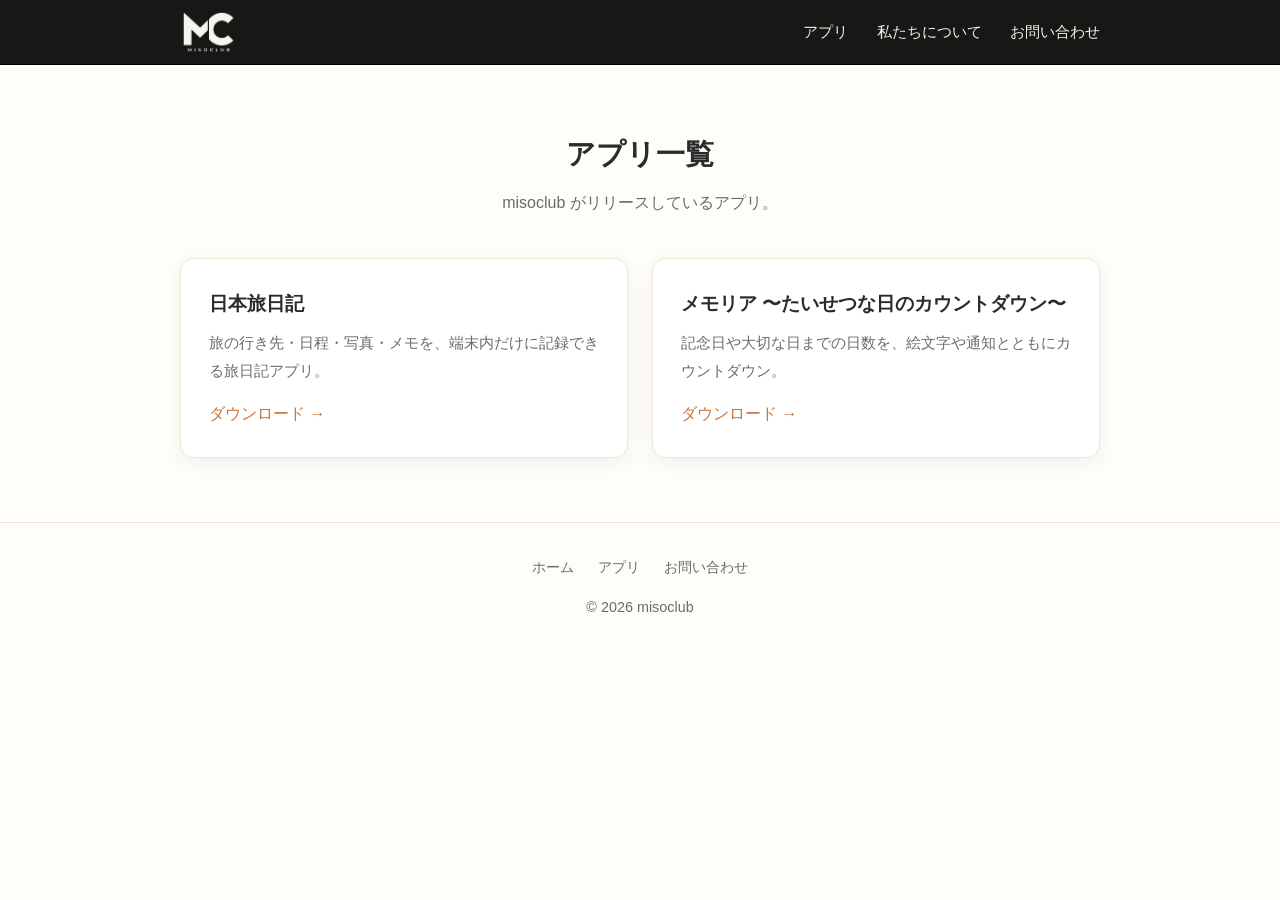
<file: apps.html>
<!DOCTYPE html>
<html lang="ja">
  <head>
    <meta charset="UTF-8" />
    <meta name="viewport" content="width=device-width, initial-scale=1.0, viewport-fit=cover" />
    <!-- favicon / アイコン -->
    <link rel="icon" href="./assets/favicon.ico" sizes="any" />
    <link rel="icon" type="image/png" href="./assets/favicon-32.png" sizes="32x32" />
    <link rel="apple-touch-icon" href="./assets/apple-touch-icon.png" />
    <link rel="manifest" href="./site.webmanifest" />
    <meta name="theme-color" content="#171716" />
    <!-- OGP -->
    <meta property="og:type" content="website" />
    <meta property="og:site_name" content="misoclub" />
    <meta property="og:image" content="./assets/og-image.png" />
    <meta name="twitter:card" content="summary_large_image" />
    <title>アプリ一覧 | misoclub</title>
    <meta name="description" content="misoclub がリリースしているアプリの一覧です。" />
    <link rel="stylesheet" href="./css/style.css" />
  </head>
  <body>
    <!-- ヘッダー -->
    <header class="site-header">
      <div class="container">
        <a href="./index.html" class="brand"
          ><img src="./assets/logo.png" alt="misoclub" class="brand-logo"
        /></a>
        <nav class="nav">
          <a href="./apps.html">アプリ</a>
          <a href="./index.html#about">私たちについて</a>
          <a href="./contact.html">お問い合わせ</a>
        </nav>
      </div>
    </header>

    <section>
      <div class="container">
        <h1 class="section-title">アプリ一覧</h1>
        <p class="section-lead">misoclub がリリースしているアプリ。</p>

        <div class="app-grid">
          <!-- アプリを増やすときはこのカードを複製してください -->
          <div class="app-card">
            <h3>日本旅日記</h3>
            <p>旅の行き先・日程・写真・メモを、端末内だけに記録できる旅日記アプリ。</p>
            <a href="./dl/nihon-tabinikki.html">ダウンロード →</a>
          </div>

          <div class="app-card">
            <h3>メモリア 〜たいせつな日のカウントダウン〜</h3>
            <p>記念日や大切な日までの日数を、絵文字や通知とともにカウントダウン。</p>
            <a href="./dl/memoria.html">ダウンロード →</a>
          </div>
        </div>
      </div>
    </section>

    <!-- フッター -->
    <footer class="site-footer">
      <div class="container">
        <nav>
          <a href="./index.html">ホーム</a>
          <a href="./apps.html">アプリ</a>
          <a href="./contact.html">お問い合わせ</a>
        </nav>
        <p>&copy; <span id="year"></span> misoclub</p>
      </div>
    </footer>

    <script>
      document.getElementById("year").textContent = new Date().getFullYear();
    </script>
  </body>
</html>
</file>
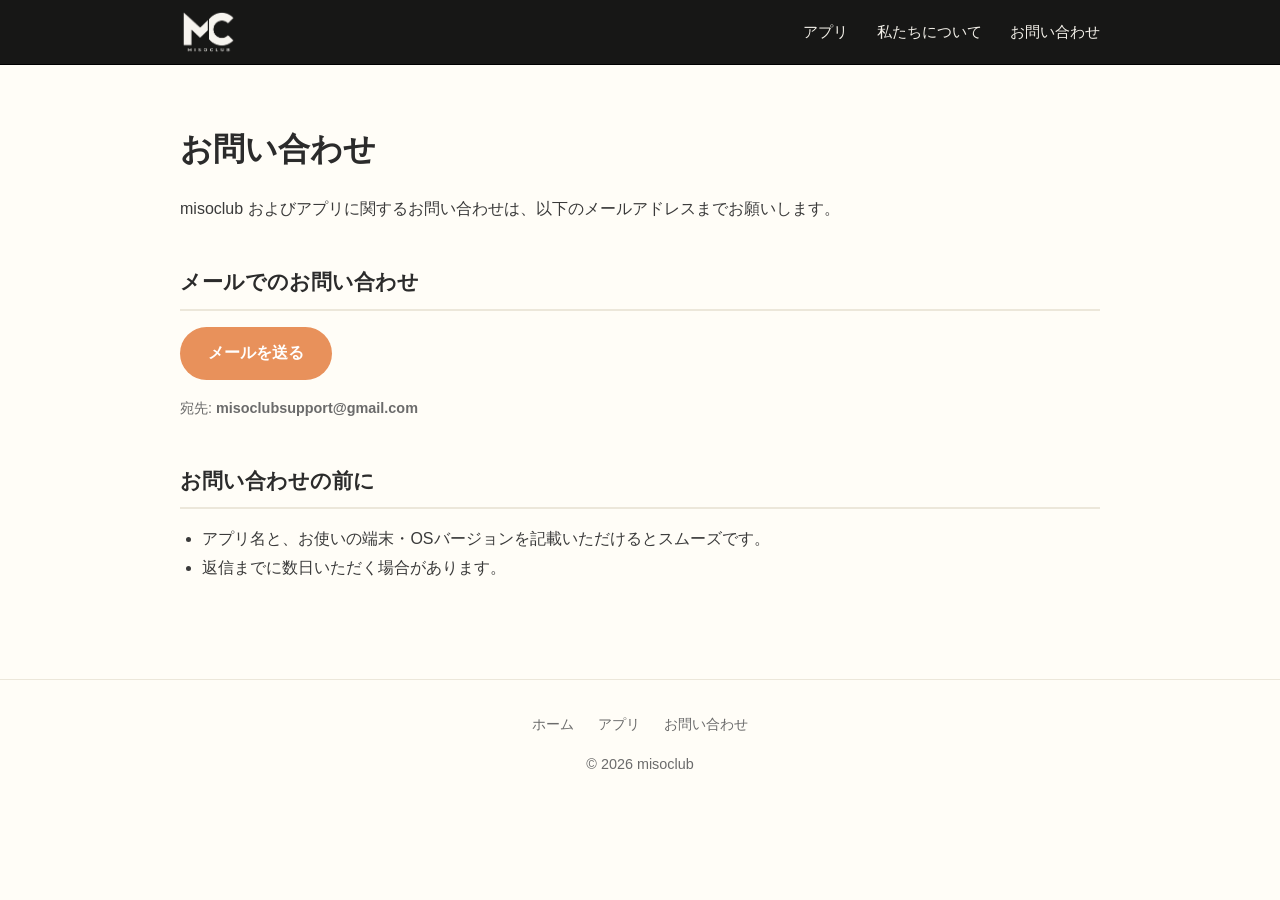
<file: contact.html>
<!DOCTYPE html>
<html lang="ja">
  <head>
    <meta charset="UTF-8" />
    <meta name="viewport" content="width=device-width, initial-scale=1.0, viewport-fit=cover" />
    <!-- favicon / アイコン -->
    <link rel="icon" href="./assets/favicon.ico" sizes="any" />
    <link rel="icon" type="image/png" href="./assets/favicon-32.png" sizes="32x32" />
    <link rel="apple-touch-icon" href="./assets/apple-touch-icon.png" />
    <link rel="manifest" href="./site.webmanifest" />
    <meta name="theme-color" content="#171716" />
    <!-- OGP -->
    <meta property="og:type" content="website" />
    <meta property="og:site_name" content="misoclub" />
    <meta property="og:image" content="./assets/og-image.png" />
    <meta name="twitter:card" content="summary_large_image" />
    <title>お問い合わせ | misoclub</title>
    <meta name="description" content="misoclub へのお問い合わせ窓口です。" />
    <link rel="stylesheet" href="./css/style.css" />
  </head>
  <body>
    <!-- ヘッダー -->
    <header class="site-header">
      <div class="container">
        <a href="./index.html" class="brand"
          ><img src="./assets/logo.png" alt="misoclub" class="brand-logo"
        /></a>
        <nav class="nav">
          <a href="./apps.html">アプリ</a>
          <a href="./index.html#about">私たちについて</a>
          <a href="./contact.html">お問い合わせ</a>
        </nav>
      </div>
    </header>

    <main class="page">
      <h1>お問い合わせ</h1>
      <p>
        misoclub およびアプリに関するお問い合わせは、以下のメールアドレスまでお願いします。
      </p>

      <h2>メールでのお問い合わせ</h2>
      <p>
        <a
          href="mailto:misoclubsupport@gmail.com?subject=%5Bmisoclub%5D%20%E3%81%8A%E5%95%8F%E3%81%84%E5%90%88%E3%82%8F%E3%81%9B"
          class="btn"
          >メールを送る</a
        >
      </p>
      <p class="updated">宛先: <strong>misoclubsupport@gmail.com</strong></p>

      <h2>お問い合わせの前に</h2>
      <ul>
        <li>アプリ名と、お使いの端末・OSバージョンを記載いただけるとスムーズです。</li>
        <li>返信までに数日いただく場合があります。</li>
      </ul>

      <!--
        将来フォームを設置する場合のメモ:
        - Google フォーム / Formspree などに <iframe> または <form action> を差し込めば
          GitHub Pages（静的）のままでも実送信が可能です。
      -->
    </main>

    <!-- フッター -->
    <footer class="site-footer">
      <div class="container">
        <nav>
          <a href="./index.html">ホーム</a>
          <a href="./apps.html">アプリ</a>
          <a href="./contact.html">お問い合わせ</a>
        </nav>
        <p>&copy; <span id="year"></span> misoclub</p>
      </div>
    </footer>

    <script>
      document.getElementById("year").textContent = new Date().getFullYear();
    </script>
  </body>
</html>
</file>
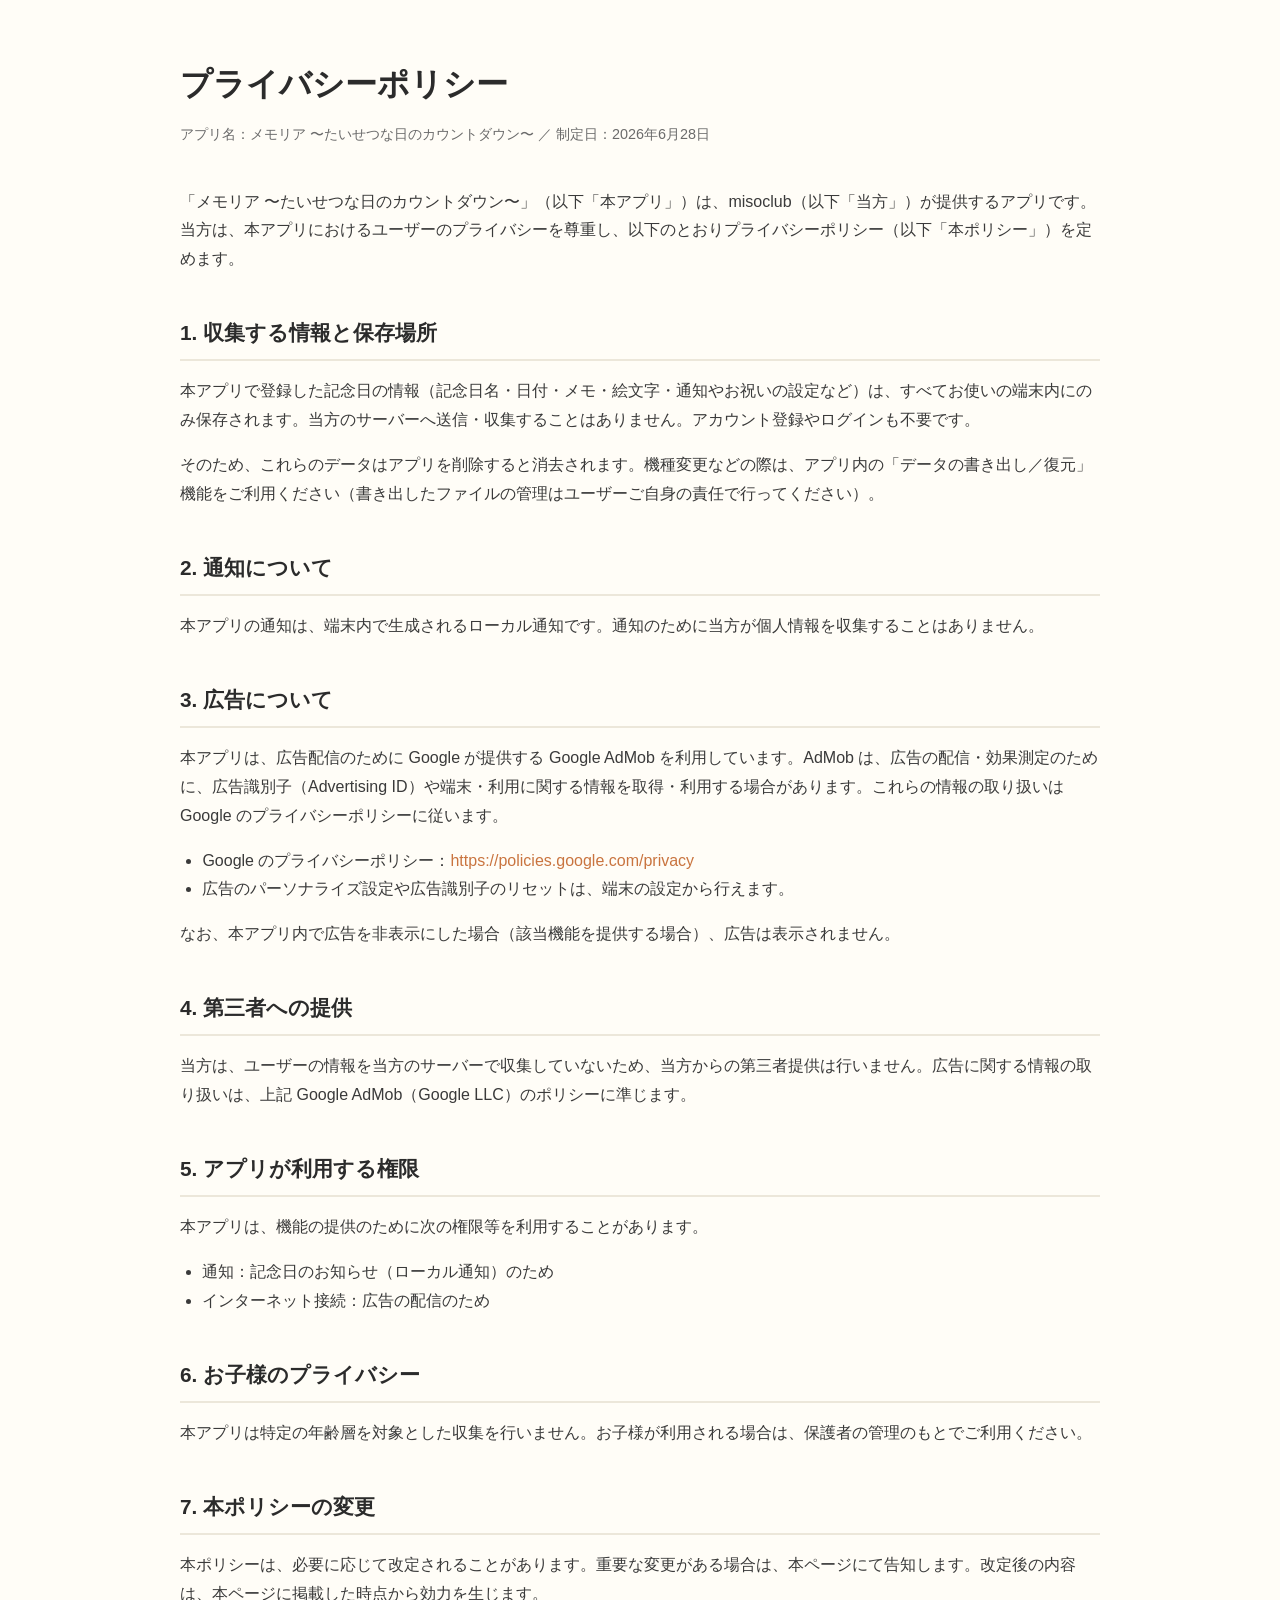
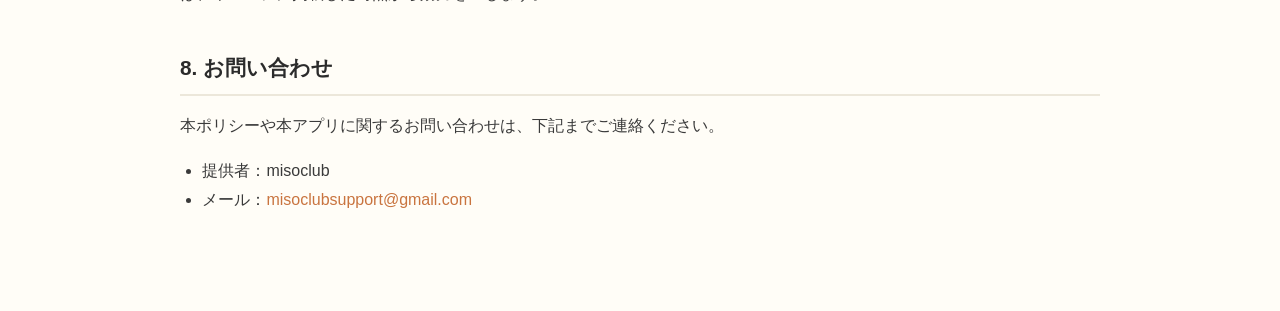
<file: privacy/memoria.html>
<!DOCTYPE html>
<html lang="ja">
  <head>
    <meta charset="UTF-8" />
    <meta name="viewport" content="width=device-width, initial-scale=1.0, viewport-fit=cover" />
    <!-- favicon / アイコン -->
    <link rel="icon" href="../assets/favicon.ico" sizes="any" />
    <link rel="icon" type="image/png" href="../assets/favicon-32.png" sizes="32x32" />
    <link rel="apple-touch-icon" href="../assets/apple-touch-icon.png" />
    <link rel="manifest" href="../site.webmanifest" />
    <meta name="theme-color" content="#171716" />
    <!-- OGP -->
    <meta property="og:type" content="website" />
    <meta property="og:site_name" content="misoclub" />
    <meta property="og:image" content="../assets/og-image.png" />
    <meta name="twitter:card" content="summary_large_image" />
    <title>プライバシーポリシー | メモリア | misoclub</title>
    <meta name="robots" content="noindex" />
    <link rel="stylesheet" href="../css/style.css" />
  </head>
  <body>
    <main class="page">
      <h1>プライバシーポリシー</h1>
      <p class="updated">
        アプリ名：メモリア 〜たいせつな日のカウントダウン〜 ／ 制定日：2026年6月28日
      </p>

      <p>
        「メモリア 〜たいせつな日のカウントダウン〜」（以下「本アプリ」）は、misoclub（以下「当方」）が提供するアプリです。当方は、本アプリにおけるユーザーのプライバシーを尊重し、以下のとおりプライバシーポリシー（以下「本ポリシー」）を定めます。
      </p>

      <h2>1. 収集する情報と保存場所</h2>
      <p>
        本アプリで登録した記念日の情報（記念日名・日付・メモ・絵文字・通知やお祝いの設定など）は、すべてお使いの端末内にのみ保存されます。当方のサーバーへ送信・収集することはありません。アカウント登録やログインも不要です。
      </p>
      <p>
        そのため、これらのデータはアプリを削除すると消去されます。機種変更などの際は、アプリ内の「データの書き出し／復元」機能をご利用ください（書き出したファイルの管理はユーザーご自身の責任で行ってください）。
      </p>

      <h2>2. 通知について</h2>
      <p>
        本アプリの通知は、端末内で生成されるローカル通知です。通知のために当方が個人情報を収集することはありません。
      </p>

      <h2>3. 広告について</h2>
      <p>
        本アプリは、広告配信のために Google が提供する Google AdMob を利用しています。AdMob は、広告の配信・効果測定のために、広告識別子（Advertising ID）や端末・利用に関する情報を取得・利用する場合があります。これらの情報の取り扱いは Google のプライバシーポリシーに従います。
      </p>
      <ul>
        <li>
          Google のプライバシーポリシー：<a
            href="https://policies.google.com/privacy"
            target="_blank"
            rel="noopener"
            >https://policies.google.com/privacy</a
          >
        </li>
        <li>
          広告のパーソナライズ設定や広告識別子のリセットは、端末の設定から行えます。
        </li>
      </ul>
      <p>
        なお、本アプリ内で広告を非表示にした場合（該当機能を提供する場合）、広告は表示されません。
      </p>

      <h2>4. 第三者への提供</h2>
      <p>
        当方は、ユーザーの情報を当方のサーバーで収集していないため、当方からの第三者提供は行いません。広告に関する情報の取り扱いは、上記 Google AdMob（Google LLC）のポリシーに準じます。
      </p>

      <h2>5. アプリが利用する権限</h2>
      <p>本アプリは、機能の提供のために次の権限等を利用することがあります。</p>
      <ul>
        <li>通知：記念日のお知らせ（ローカル通知）のため</li>
        <li>インターネット接続：広告の配信のため</li>
      </ul>

      <h2>6. お子様のプライバシー</h2>
      <p>
        本アプリは特定の年齢層を対象とした収集を行いません。お子様が利用される場合は、保護者の管理のもとでご利用ください。
      </p>

      <h2>7. 本ポリシーの変更</h2>
      <p>
        本ポリシーは、必要に応じて改定されることがあります。重要な変更がある場合は、本ページにて告知します。改定後の内容は、本ページに掲載した時点から効力を生じます。
      </p>

      <h2>8. お問い合わせ</h2>
      <p>本ポリシーや本アプリに関するお問い合わせは、下記までご連絡ください。</p>
      <ul>
        <li>提供者：misoclub</li>
        <li>
          メール：<a href="mailto:misoclubsupport@gmail.com"
            >misoclubsupport@gmail.com</a
          >
        </li>
      </ul>
    </main>
  </body>
</html>
</file>
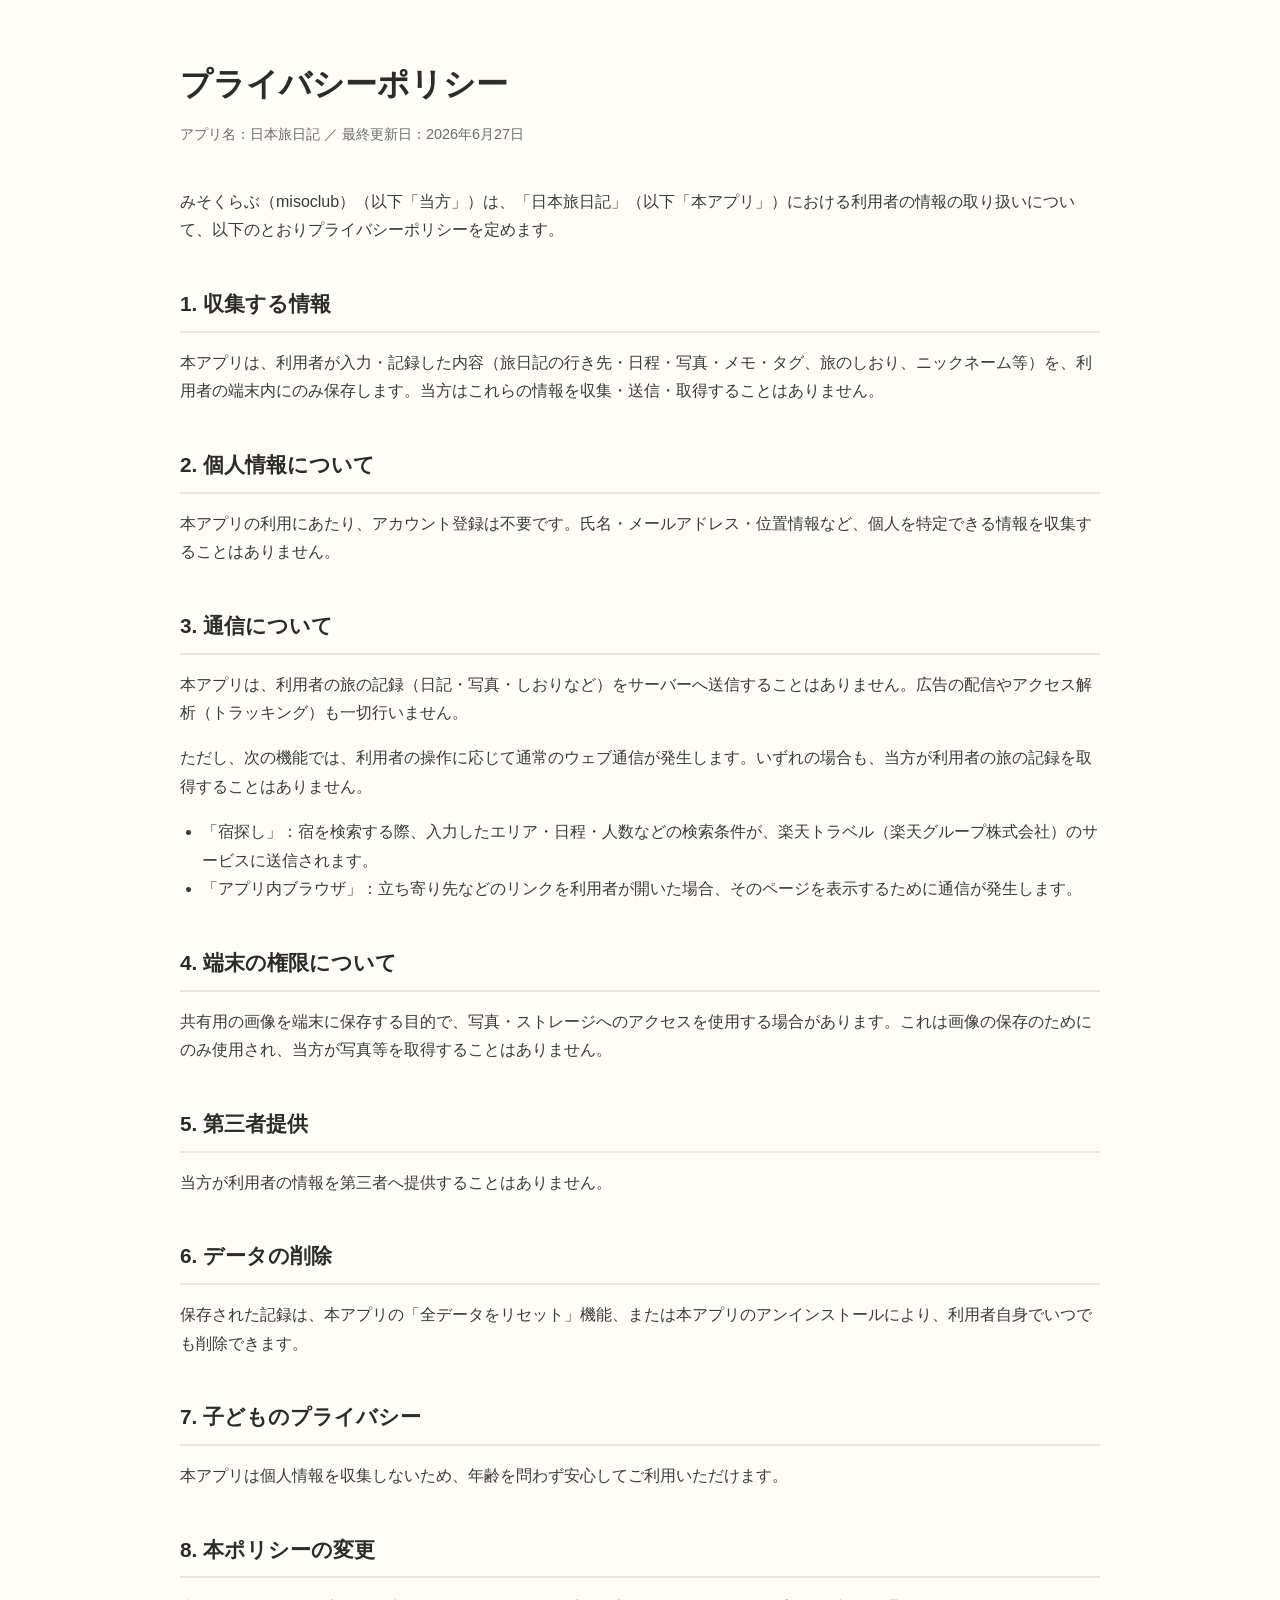
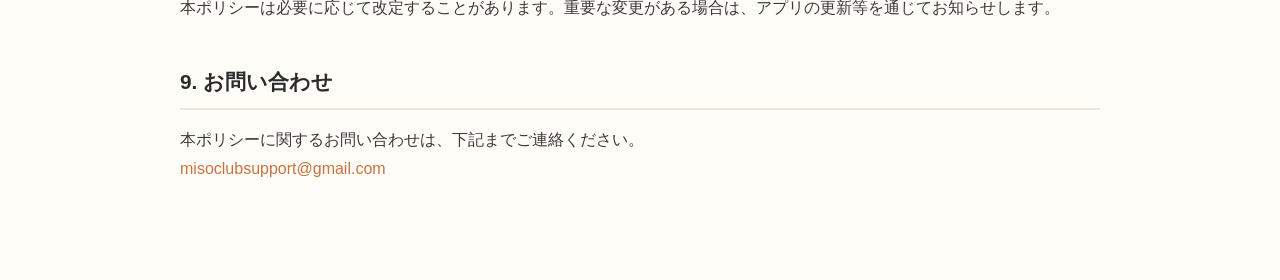
<file: privacy/nihon-tabinikki.html>
<!DOCTYPE html>
<html lang="ja">
  <head>
    <meta charset="UTF-8" />
    <meta name="viewport" content="width=device-width, initial-scale=1.0, viewport-fit=cover" />
    <!-- favicon / アイコン -->
    <link rel="icon" href="../assets/favicon.ico" sizes="any" />
    <link rel="icon" type="image/png" href="../assets/favicon-32.png" sizes="32x32" />
    <link rel="apple-touch-icon" href="../assets/apple-touch-icon.png" />
    <link rel="manifest" href="../site.webmanifest" />
    <meta name="theme-color" content="#171716" />
    <!-- OGP -->
    <meta property="og:type" content="website" />
    <meta property="og:site_name" content="misoclub" />
    <meta property="og:image" content="../assets/og-image.png" />
    <meta name="twitter:card" content="summary_large_image" />
    <title>プライバシーポリシー | 日本旅日記 | misoclub</title>
    <meta name="robots" content="noindex" />
    <link rel="stylesheet" href="../css/style.css" />
  </head>
  <body>
    <main class="page">
      <h1>プライバシーポリシー</h1>
      <p class="updated">アプリ名：日本旅日記 ／ 最終更新日：2026年6月27日</p>

      <p>
        みそくらぶ（misoclub）（以下「当方」）は、「日本旅日記」（以下「本アプリ」）における利用者の情報の取り扱いについて、以下のとおりプライバシーポリシーを定めます。
      </p>

      <h2>1. 収集する情報</h2>
      <p>
        本アプリは、利用者が入力・記録した内容（旅日記の行き先・日程・写真・メモ・タグ、旅のしおり、ニックネーム等）を、利用者の端末内にのみ保存します。当方はこれらの情報を収集・送信・取得することはありません。
      </p>

      <h2>2. 個人情報について</h2>
      <p>
        本アプリの利用にあたり、アカウント登録は不要です。氏名・メールアドレス・位置情報など、個人を特定できる情報を収集することはありません。
      </p>

      <h2>3. 通信について</h2>
      <p>
        本アプリは、利用者の旅の記録（日記・写真・しおりなど）をサーバーへ送信することはありません。広告の配信やアクセス解析（トラッキング）も一切行いません。
      </p>
      <p>
        ただし、次の機能では、利用者の操作に応じて通常のウェブ通信が発生します。いずれの場合も、当方が利用者の旅の記録を取得することはありません。
      </p>
      <ul>
        <li>
          「宿探し」：宿を検索する際、入力したエリア・日程・人数などの検索条件が、楽天トラベル（楽天グループ株式会社）のサービスに送信されます。
        </li>
        <li>
          「アプリ内ブラウザ」：立ち寄り先などのリンクを利用者が開いた場合、そのページを表示するために通信が発生します。
        </li>
      </ul>

      <h2>4. 端末の権限について</h2>
      <p>
        共有用の画像を端末に保存する目的で、写真・ストレージへのアクセスを使用する場合があります。これは画像の保存のためにのみ使用され、当方が写真等を取得することはありません。
      </p>

      <h2>5. 第三者提供</h2>
      <p>当方が利用者の情報を第三者へ提供することはありません。</p>

      <h2>6. データの削除</h2>
      <p>
        保存された記録は、本アプリの「全データをリセット」機能、または本アプリのアンインストールにより、利用者自身でいつでも削除できます。
      </p>

      <h2>7. 子どものプライバシー</h2>
      <p>
        本アプリは個人情報を収集しないため、年齢を問わず安心してご利用いただけます。
      </p>

      <h2>8. 本ポリシーの変更</h2>
      <p>
        本ポリシーは必要に応じて改定することがあります。重要な変更がある場合は、アプリの更新等を通じてお知らせします。
      </p>

      <h2>9. お問い合わせ</h2>
      <p>
        本ポリシーに関するお問い合わせは、下記までご連絡ください。<br />
        <a href="mailto:misoclubsupport@gmail.com">misoclubsupport@gmail.com</a>
      </p>
    </main>
  </body>
</html>
</file>
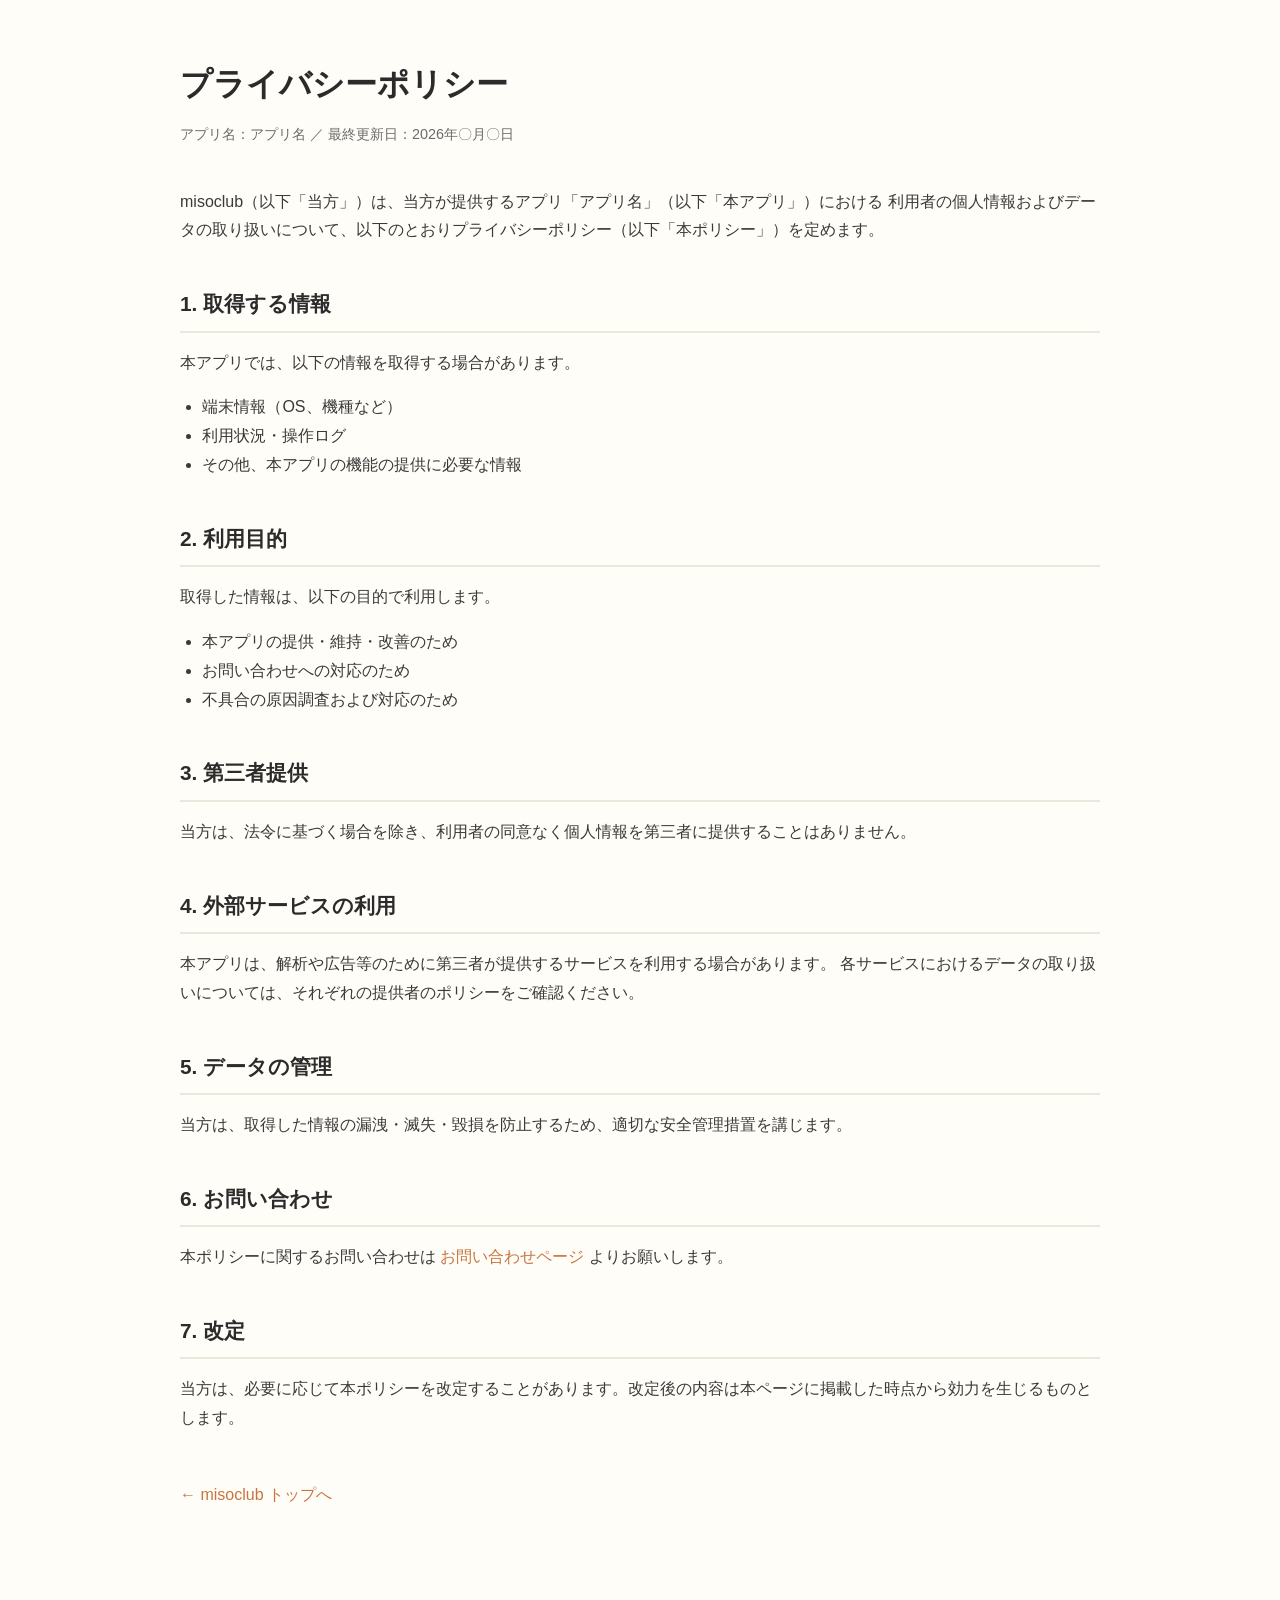
<file: privacy/sample-app.html>
<!DOCTYPE html>
<html lang="ja">
  <head>
    <meta charset="UTF-8" />
    <meta name="viewport" content="width=device-width, initial-scale=1.0, viewport-fit=cover" />
    <!-- favicon / アイコン -->
    <link rel="icon" href="../assets/favicon.ico" sizes="any" />
    <link rel="icon" type="image/png" href="../assets/favicon-32.png" sizes="32x32" />
    <link rel="apple-touch-icon" href="../assets/apple-touch-icon.png" />
    <link rel="manifest" href="../site.webmanifest" />
    <meta name="theme-color" content="#171716" />
    <!-- OGP -->
    <meta property="og:type" content="website" />
    <meta property="og:site_name" content="misoclub" />
    <meta property="og:image" content="../assets/og-image.png" />
    <meta name="twitter:card" content="summary_large_image" />
    <title>プライバシーポリシー | アプリ名 | misoclub</title>
    <meta name="robots" content="noindex" />
    <link rel="stylesheet" href="../css/style.css" />
  </head>
  <body>
    <!--
      ===== 各アプリ用プライバシーポリシーのテンプレート =====
      使い方:
        1. このファイルを privacy/<アプリ名>.html という名前で複製
        2. 「アプリ名」「最終更新日」「各項目の内容」を編集
        3. アプリ側からこのページのURLを直接リンク
      ※ ランディングページからのリンクは任意です。
    -->
    <main class="page">
      <h1>プライバシーポリシー</h1>
      <p class="updated">アプリ名：アプリ名 ／ 最終更新日：2026年〇月〇日</p>

      <p>
        misoclub（以下「当方」）は、当方が提供するアプリ「アプリ名」（以下「本アプリ」）における
        利用者の個人情報およびデータの取り扱いについて、以下のとおりプライバシーポリシー（以下「本ポリシー」）を定めます。
      </p>

      <h2>1. 取得する情報</h2>
      <p>本アプリでは、以下の情報を取得する場合があります。</p>
      <ul>
        <li>端末情報（OS、機種など）</li>
        <li>利用状況・操作ログ</li>
        <li>その他、本アプリの機能の提供に必要な情報</li>
      </ul>

      <h2>2. 利用目的</h2>
      <p>取得した情報は、以下の目的で利用します。</p>
      <ul>
        <li>本アプリの提供・維持・改善のため</li>
        <li>お問い合わせへの対応のため</li>
        <li>不具合の原因調査および対応のため</li>
      </ul>

      <h2>3. 第三者提供</h2>
      <p>
        当方は、法令に基づく場合を除き、利用者の同意なく個人情報を第三者に提供することはありません。
      </p>

      <h2>4. 外部サービスの利用</h2>
      <p>
        本アプリは、解析や広告等のために第三者が提供するサービスを利用する場合があります。
        各サービスにおけるデータの取り扱いについては、それぞれの提供者のポリシーをご確認ください。
      </p>

      <h2>5. データの管理</h2>
      <p>
        当方は、取得した情報の漏洩・滅失・毀損を防止するため、適切な安全管理措置を講じます。
      </p>

      <h2>6. お問い合わせ</h2>
      <p>
        本ポリシーに関するお問い合わせは
        <a href="../contact.html">お問い合わせページ</a>
        よりお願いします。
      </p>

      <h2>7. 改定</h2>
      <p>
        当方は、必要に応じて本ポリシーを改定することがあります。改定後の内容は本ページに掲載した時点から効力を生じるものとします。
      </p>

      <p style="margin-top: 48px">
        <a href="../index.html">← misoclub トップへ</a>
      </p>
    </main>
  </body>
</html>
</file>
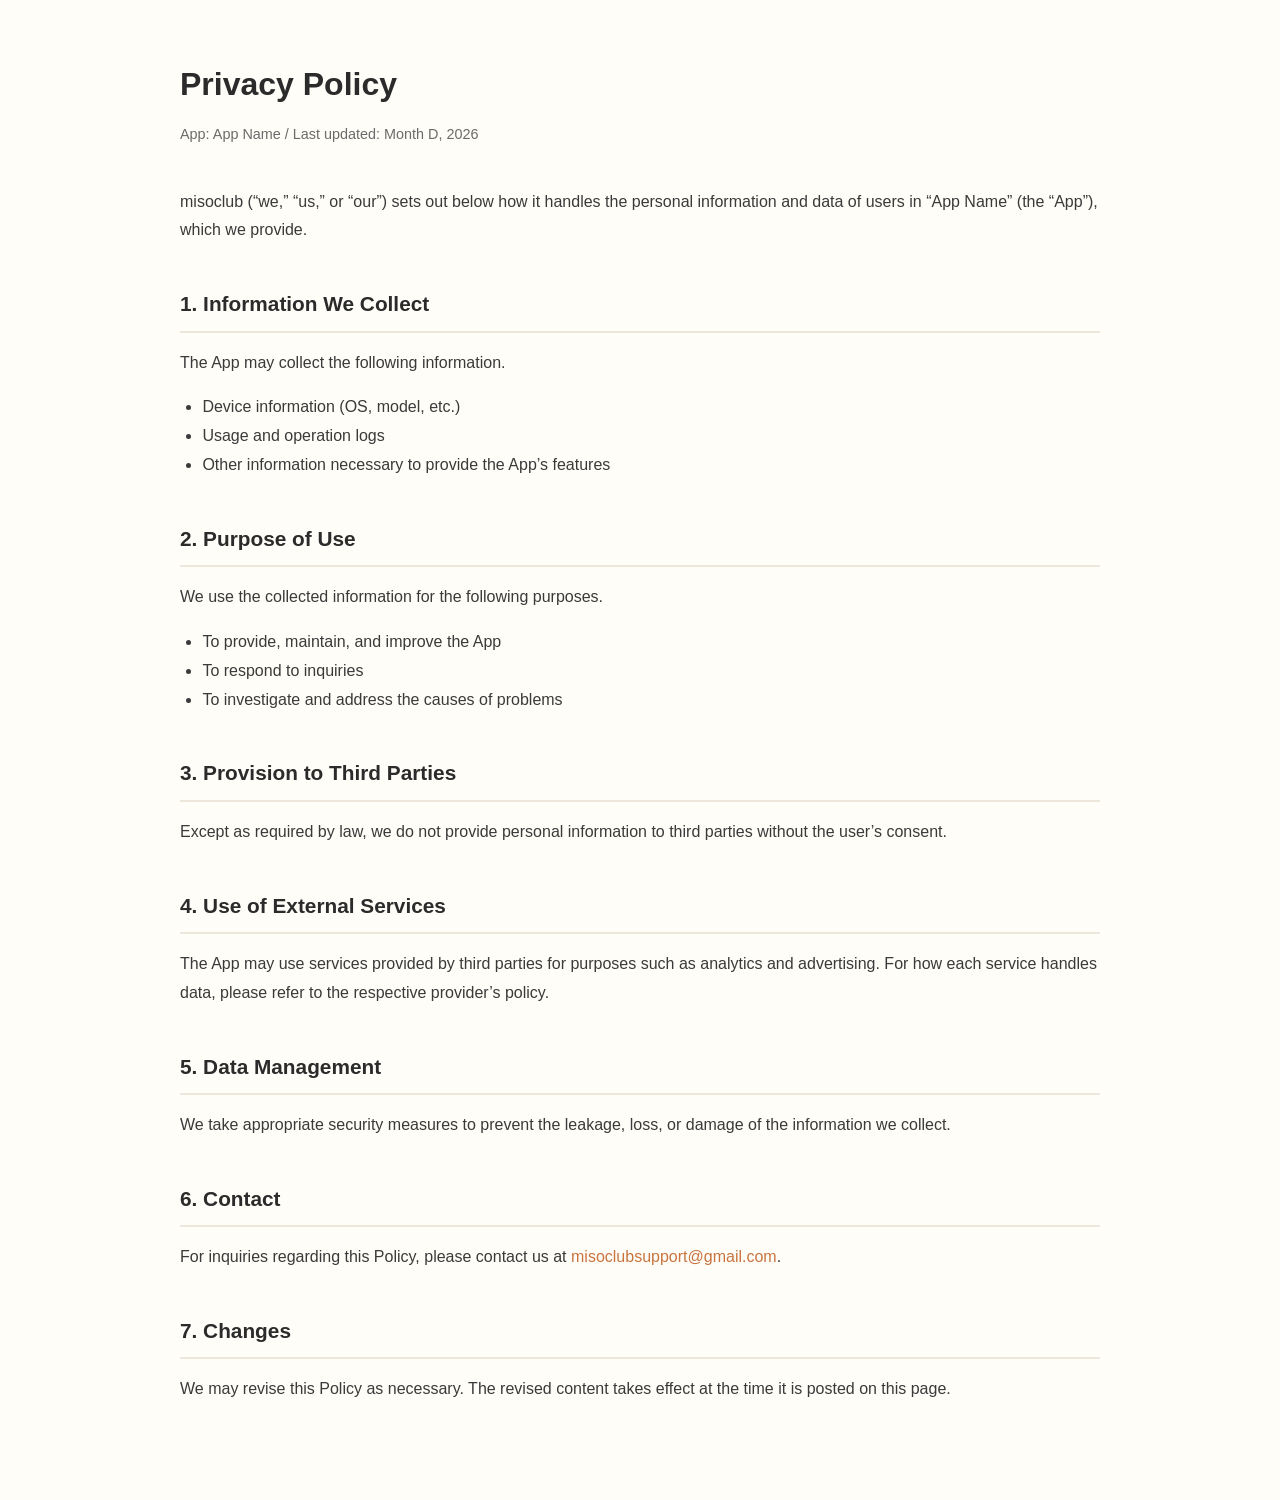
<file: apps/_template/privacy-en.html>
<!DOCTYPE html>
<html lang="en">
  <head>
    <meta charset="UTF-8" />
    <meta name="viewport" content="width=device-width, initial-scale=1.0, viewport-fit=cover" />
    <!-- favicon / icons -->
    <link rel="icon" href="../../assets/favicon.ico" sizes="any" />
    <link rel="icon" type="image/png" href="../../assets/favicon-32.png" sizes="32x32" />
    <link rel="apple-touch-icon" href="../../assets/apple-touch-icon.png" />
    <link rel="manifest" href="../../site.webmanifest" />
    <meta name="theme-color" content="#171716" />
    <!-- OGP -->
    <meta property="og:type" content="website" />
    <meta property="og:site_name" content="misoclub" />
    <meta property="og:image" content="../../assets/og-image.png" />
    <meta name="twitter:card" content="summary_large_image" />
    <title>Privacy Policy | App Name | misoclub</title>
    <meta name="robots" content="noindex" />
    <link rel="stylesheet" href="../../css/style.css" />
  </head>
  <body>
    <!--
      ===== English privacy policy template =====
      How to use:
        1. This file lives in each app folder as privacy-en.html
        2. Edit the app name, date, and each section
        3. Link to this page's URL directly from the app / store listing
    -->
    <main class="page">
      <h1>Privacy Policy</h1>
      <p class="updated">App: App Name / Last updated: Month D, 2026</p>

      <p>
        misoclub (“we,” “us,” or “our”) sets out below how it handles the
        personal information and data of users in “App Name” (the “App”), which
        we provide.
      </p>

      <h2>1. Information We Collect</h2>
      <p>The App may collect the following information.</p>
      <ul>
        <li>Device information (OS, model, etc.)</li>
        <li>Usage and operation logs</li>
        <li>Other information necessary to provide the App’s features</li>
      </ul>

      <h2>2. Purpose of Use</h2>
      <p>We use the collected information for the following purposes.</p>
      <ul>
        <li>To provide, maintain, and improve the App</li>
        <li>To respond to inquiries</li>
        <li>To investigate and address the causes of problems</li>
      </ul>

      <h2>3. Provision to Third Parties</h2>
      <p>
        Except as required by law, we do not provide personal information to
        third parties without the user’s consent.
      </p>

      <h2>4. Use of External Services</h2>
      <p>
        The App may use services provided by third parties for purposes such as
        analytics and advertising. For how each service handles data, please
        refer to the respective provider’s policy.
      </p>

      <h2>5. Data Management</h2>
      <p>
        We take appropriate security measures to prevent the leakage, loss, or
        damage of the information we collect.
      </p>

      <h2>6. Contact</h2>
      <p>
        For inquiries regarding this Policy, please contact us at
        <a href="mailto:misoclubsupport@gmail.com">misoclubsupport@gmail.com</a>.
      </p>

      <h2>7. Changes</h2>
      <p>
        We may revise this Policy as necessary. The revised content takes effect
        at the time it is posted on this page.
      </p>
    </main>
  </body>
</html>
</file>
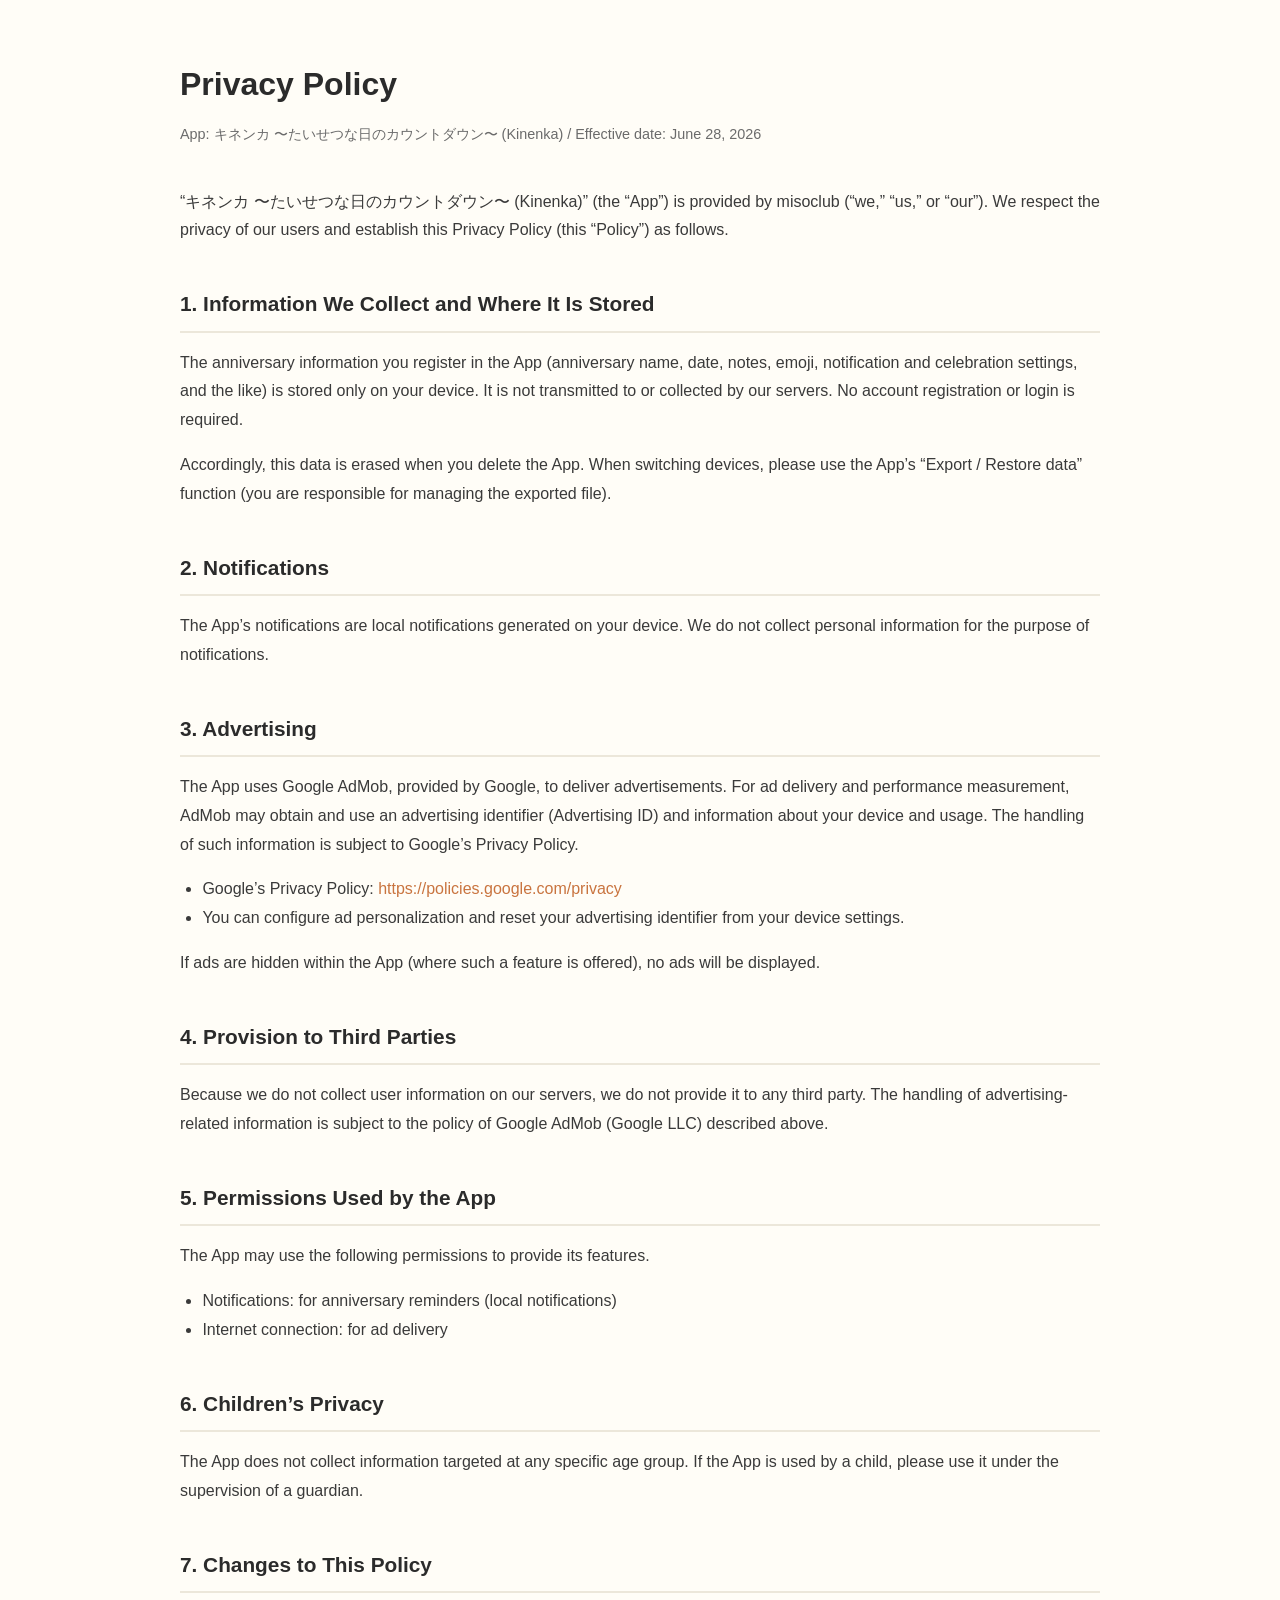
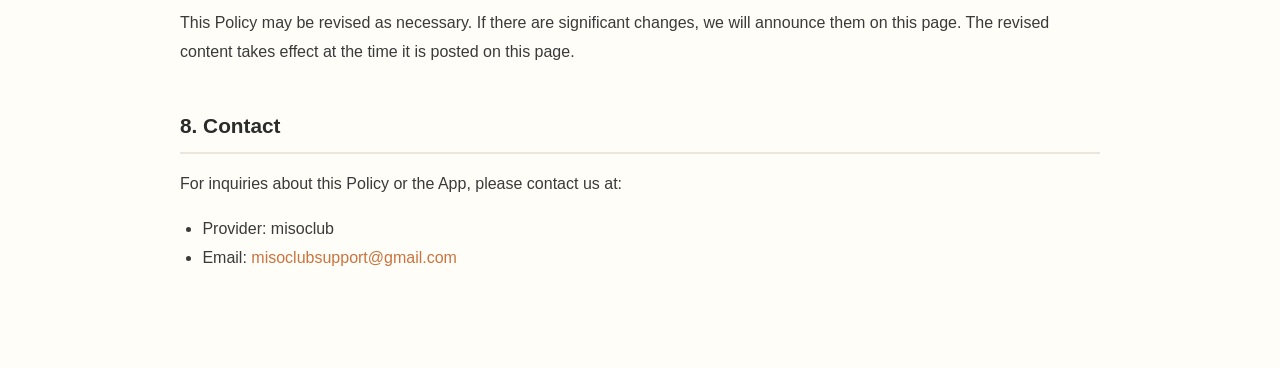
<file: apps/kinenka/privacy-en.html>
<!DOCTYPE html>
<html lang="en">
  <head>
    <meta charset="UTF-8" />
    <meta name="viewport" content="width=device-width, initial-scale=1.0, viewport-fit=cover" />
    <!-- favicon / icons -->
    <link rel="icon" href="../../assets/favicon.ico" sizes="any" />
    <link rel="icon" type="image/png" href="../../assets/favicon-32.png" sizes="32x32" />
    <link rel="apple-touch-icon" href="../../assets/apple-touch-icon.png" />
    <link rel="manifest" href="../../site.webmanifest" />
    <meta name="theme-color" content="#171716" />
    <!-- OGP -->
    <meta property="og:type" content="website" />
    <meta property="og:site_name" content="misoclub" />
    <meta property="og:image" content="../../assets/og-image.png" />
    <meta name="twitter:card" content="summary_large_image" />
    <title>Privacy Policy | Kinenka | misoclub</title>
    <meta name="robots" content="noindex" />
    <link rel="stylesheet" href="../../css/style.css" />
  </head>
  <body>
    <main class="page">
      <h1>Privacy Policy</h1>
      <p class="updated">
        App: キネンカ 〜たいせつな日のカウントダウン〜 (Kinenka) / Effective date: June 28, 2026
      </p>

      <p>
        “キネンカ 〜たいせつな日のカウントダウン〜 (Kinenka)” (the “App”) is
        provided by misoclub (“we,” “us,” or “our”). We respect the privacy of
        our users and establish this Privacy Policy (this “Policy”) as follows.
      </p>

      <h2>1. Information We Collect and Where It Is Stored</h2>
      <p>
        The anniversary information you register in the App (anniversary name,
        date, notes, emoji, notification and celebration settings, and the like)
        is stored only on your device. It is not transmitted to or collected by
        our servers. No account registration or login is required.
      </p>
      <p>
        Accordingly, this data is erased when you delete the App. When switching
        devices, please use the App’s “Export / Restore data” function (you are
        responsible for managing the exported file).
      </p>

      <h2>2. Notifications</h2>
      <p>
        The App’s notifications are local notifications generated on your device.
        We do not collect personal information for the purpose of notifications.
      </p>

      <h2>3. Advertising</h2>
      <p>
        The App uses Google AdMob, provided by Google, to deliver
        advertisements. For ad delivery and performance measurement, AdMob may
        obtain and use an advertising identifier (Advertising ID) and information
        about your device and usage. The handling of such information is subject
        to Google’s Privacy Policy.
      </p>
      <ul>
        <li>
          Google’s Privacy Policy:
          <a href="https://policies.google.com/privacy" target="_blank" rel="noopener"
            >https://policies.google.com/privacy</a
          >
        </li>
        <li>
          You can configure ad personalization and reset your advertising
          identifier from your device settings.
        </li>
      </ul>
      <p>
        If ads are hidden within the App (where such a feature is offered), no
        ads will be displayed.
      </p>

      <h2>4. Provision to Third Parties</h2>
      <p>
        Because we do not collect user information on our servers, we do not
        provide it to any third party. The handling of advertising-related
        information is subject to the policy of Google AdMob (Google LLC)
        described above.
      </p>

      <h2>5. Permissions Used by the App</h2>
      <p>The App may use the following permissions to provide its features.</p>
      <ul>
        <li>Notifications: for anniversary reminders (local notifications)</li>
        <li>Internet connection: for ad delivery</li>
      </ul>

      <h2>6. Children’s Privacy</h2>
      <p>
        The App does not collect information targeted at any specific age group.
        If the App is used by a child, please use it under the supervision of a
        guardian.
      </p>

      <h2>7. Changes to This Policy</h2>
      <p>
        This Policy may be revised as necessary. If there are significant
        changes, we will announce them on this page. The revised content takes
        effect at the time it is posted on this page.
      </p>

      <h2>8. Contact</h2>
      <p>For inquiries about this Policy or the App, please contact us at:</p>
      <ul>
        <li>Provider: misoclub</li>
        <li>
          Email:
          <a href="mailto:misoclubsupport@gmail.com">misoclubsupport@gmail.com</a>
        </li>
      </ul>
    </main>
  </body>
</html>
</file>
<file: css/style.css>
/* ===========================================================
   misoclub - 共通スタイル
   素のCSSのみ。フレームワーク不要。
   カラーやフォントは :root の変数を変えるだけで全体に反映されます。
   =========================================================== */

:root {
  --color-bg: #fffdf7;
  --color-fg: #2b2b2b;
  --color-muted: #6b6b6b;
  --color-accent: #e8915b;      /* みそ色っぽいアクセント。好みで変更可 */
  --color-accent-dark: #c9743f;
  --color-border: #ece7da;
  --color-card: #ffffff;
  --color-dark: #171716;        /* ロゴの背景色に合わせたダーク */

  --max-width: 960px;
  --radius: 14px;
  --shadow: 0 4px 20px rgba(0, 0, 0, 0.06);

  --font-base: -apple-system, BlinkMacSystemFont, "Hiragino Sans",
    "Hiragino Kaku Gothic ProN", "Noto Sans JP", "Yu Gothic", Meiryo,
    sans-serif;
}

* {
  box-sizing: border-box;
}

html {
  scroll-behavior: smooth;
  /* 横スクロール（はみ出し）を防ぐ。スマホで重要 */
  overflow-x: hidden;
  /* 端末の自動文字サイズ拡大を無効化（iOS の横向き等で崩れない） */
  -webkit-text-size-adjust: 100%;
  text-size-adjust: 100%;
}

body {
  margin: 0;
  font-family: var(--font-base);
  color: var(--color-fg);
  background: var(--color-bg);
  line-height: 1.8;
  overflow-x: hidden;
  -webkit-font-smoothing: antialiased;
  /* タップ時の青いハイライトを抑える */
  -webkit-tap-highlight-color: transparent;
}

/* タップ領域を最低 44px 確保（Apple HIG 推奨） */
a,
button {
  touch-action: manipulation;
}

a {
  color: var(--color-accent-dark);
  text-decoration: none;
}
a:hover {
  text-decoration: underline;
}

img {
  max-width: 100%;
  height: auto;
}

/* ---------- レイアウト ---------- */
.container {
  width: 100%;
  max-width: var(--max-width);
  margin: 0 auto;
  /* セーフエリア（ノッチ・丸角）を避けつつ左右余白を確保 */
  padding-left: max(20px, env(safe-area-inset-left));
  padding-right: max(20px, env(safe-area-inset-right));
}

section {
  padding: 64px 0;
}

/* ---------- ヘッダー ---------- */
.site-header {
  position: sticky;
  top: 0;
  z-index: 10;
  background: var(--color-dark);
  border-bottom: 1px solid #000;
}
.site-header .container {
  display: flex;
  align-items: center;
  justify-content: space-between;
  height: 64px;
}
.brand {
  display: inline-flex;
  align-items: center;
}
.brand:hover {
  text-decoration: none;
}
.brand-logo {
  height: 46px;
  display: block;
}
.nav a {
  margin-left: 24px;
  color: #f3f0e9;
  font-size: 0.95rem;
}
.nav a:hover {
  color: var(--color-accent);
  text-decoration: none;
}

/* ---------- ヒーロー ---------- */
.hero {
  text-align: center;
  padding: 80px 0 40px;
  background: linear-gradient(180deg, #fff6ea 0%, var(--color-bg) 100%);
}
.hero h1 {
  font-size: 2.6rem;
  margin: 0 0 16px;
  letter-spacing: 0.02em;
}
.hero p {
  font-size: 1.1rem;
  color: var(--color-muted);
  max-width: 620px;
  margin: 0 auto; /* 末尾要素なので下マージンは持たせない */
}

/* ---------- ボタン ---------- */
.btn {
  display: inline-block;
  padding: 12px 28px;
  border-radius: 999px;
  background: var(--color-accent);
  color: #fff;
  font-weight: 600;
  transition: background 0.2s ease;
}
.btn:hover {
  background: var(--color-accent-dark);
  text-decoration: none;
}
.btn-outline {
  background: transparent;
  color: var(--color-accent-dark);
  border: 1.5px solid var(--color-accent);
}
.btn-outline:hover {
  background: var(--color-accent);
  color: #fff;
}

/* ---------- 見出し ---------- */
.section-title {
  text-align: center;
  font-size: 1.8rem;
  margin: 0 0 8px;
}
.section-lead {
  text-align: center;
  color: var(--color-muted);
  margin: 0 0 40px;
}

/* ---------- アプリカード（共通の見た目） ---------- */
.app-card {
  background: var(--color-card);
  border: 1px solid var(--color-border);
  border-radius: var(--radius);
  padding: 28px;
  box-shadow: var(--shadow);
}
.app-card h3 {
  margin: 0 0 8px;
  font-size: 1.2rem;
}
.app-card p {
  color: var(--color-muted);
  font-size: 0.95rem;
  margin: 0 0 16px;
}

/* トップページの紹介グリッド（シンプル版・ホバーで浮く） */
.app-grid {
  display: grid;
  grid-template-columns: repeat(auto-fit, minmax(240px, 1fr));
  gap: 24px;
}
.app-grid .app-card {
  transition: transform 0.2s ease;
}
.app-grid .app-card:hover {
  transform: translateY(-4px);
}

/* アプリ一覧ページのリッチカード（アイコン＋情報＋ストアバッジ） */
.app-list {
  display: flex;
  flex-direction: column;
  gap: 20px;
  max-width: var(--max-width); /* サイト共通の最大幅に統一 */
  margin: 0 auto;
}
.app-list .app-card {
  display: flex;
  align-items: center;
  gap: 24px;
}
.app-icon {
  width: 96px;
  height: 96px;
  flex-shrink: 0;
  border-radius: 22%; /* iOS 風の角丸 */
  box-shadow: 0 2px 10px rgba(0, 0, 0, 0.14);
}
.app-info {
  flex: 1;
  min-width: 0;
}
.app-info h3 {
  margin: 0 0 6px;
}
.app-info p {
  margin: 0 0 14px;
  font-size: 0.92rem;
}
/* カード内のストアバッジは左寄せ・やや小さめ */
.app-card .store-badges {
  justify-content: flex-start;
  gap: 12px;
}
.app-card .store-badges img {
  height: 42px;
}

/* リンク付きカード（トップページ用）
   ・カード本体（.app-card-link）= 個別DLページへの主リンク
   ・右上の .app-privacy = プライバシーポリシーへのアイコンリンク */
.app-card--link {
  position: relative;
  transition: transform 0.2s ease, box-shadow 0.2s ease;
}
.app-card--link:hover {
  transform: translateY(-4px);
  box-shadow: 0 12px 28px rgba(0, 0, 0, 0.1);
}
.app-card-link {
  display: flex;
  align-items: center;
  gap: 24px;
  flex: 1;
  min-width: 0;
  padding-right: 80px; /* 右上のプライバシー（🔒 JA/EN）と文字が重ならないように */
  text-decoration: none;
  color: inherit;
}
.app-card-link:hover {
  text-decoration: none;
}
.app-cta {
  display: inline-block;
  color: var(--color-accent-dark);
  font-weight: 600;
  font-size: 0.95rem;
}
/* プライバシーポリシー（右上）: 🔒 + JA/EN の言語別リンク（リンク取得用） */
.app-privacy {
  position: absolute;
  top: 12px;
  right: 12px;
  display: inline-flex;
  align-items: center;
  gap: 5px;
  color: var(--color-muted);
  font-size: 0.72rem;
  font-weight: 700;
  letter-spacing: 0.03em;
}
.app-privacy svg {
  flex-shrink: 0;
}
.app-privacy a {
  color: var(--color-muted);
  text-decoration: none;
  padding: 2px 5px;
  border-radius: 5px;
  line-height: 1;
}
.app-privacy a:hover {
  color: var(--color-accent-dark);
  background: var(--color-border);
}

/* ---------- 本文ページ（プライバシー等） ---------- */
.page {
  max-width: var(--max-width); /* サイト共通の最大幅に統一 */
  margin: 0 auto;
  padding: 56px 20px 80px;
}
.page h1 {
  font-size: 2rem;
  margin: 0 0 8px;
}
.page .updated {
  color: var(--color-muted);
  font-size: 0.9rem;
  margin: 0 0 40px;
}
.page h2 {
  font-size: 1.3rem;
  margin: 40px 0 12px;
  padding-bottom: 8px;
  border-bottom: 2px solid var(--color-border);
}
.page p,
.page li {
  color: #3a3a3a;
}
.page ul {
  padding-left: 1.4em;
}

/* ---------- フッター ---------- */
.site-footer {
  border-top: 1px solid var(--color-border);
  padding: 32px 0;
  text-align: center;
  color: var(--color-muted);
  font-size: 0.9rem;
}
.site-footer a {
  margin: 0 10px;
  color: var(--color-muted);
}

/* ---------- ストアバッジ（App Store / Google Play 公式バッジ） ---------- */
.store-badges {
  display: flex;
  gap: 16px;
  justify-content: center;
  align-items: center;
  flex-wrap: nowrap; /* 常に横並び（折り返さない） */
}
.store-badges a {
  display: block;
  line-height: 0;
  flex-shrink: 0;
}
/* 高さをそろえる。アスペクト比が違うため幅は自動 */
.store-badges img {
  height: 52px;
  width: auto;
  display: block;
}

/* ---------- ダウンロードページ（アプリからのシェア用） ---------- */
.dl-page {
  min-height: 100vh;
  min-height: 100svh; /* モバイルのアドレスバー増減で崩れないように */
  display: flex;
  flex-direction: column;
  align-items: center;
  justify-content: center;
  text-align: center;
  padding: calc(48px + env(safe-area-inset-top)) max(20px, env(safe-area-inset-right))
    calc(48px + env(safe-area-inset-bottom)) max(20px, env(safe-area-inset-left));
  background: linear-gradient(180deg, #fff6ea 0%, var(--color-bg) 100%);
}
/* アプリのスプラッシュ画像（縦長）。端末画面のように角丸＋影で表示 */
.dl-splash {
  width: auto;
  max-width: 260px;
  max-height: 46vh;
  border-radius: 22px;
  box-shadow: 0 10px 30px rgba(0, 0, 0, 0.16);
  margin-bottom: 32px;
}
.dl-page h1 {
  font-size: 1.9rem;
  margin: 0 0 8px;
}
.dl-page .dl-desc {
  color: var(--color-muted);
  margin: 0 0 36px;
}
.dl-page .store-badges {
  margin-bottom: 40px;
}
.dl-others {
  font-size: 0.95rem;
}

/* ===========================================================
   レスポンシブ（スマホ最適化）
   このサイトはスマホ閲覧を主用途として最適化しています。
   =========================================================== */
@media (max-width: 600px) {
  /* セクション余白を詰める */
  section {
    padding: 44px 0;
  }

  /* ヘッダー：ロゴとナビを詰めて 1 行に収める */
  .brand-logo {
    height: 40px;
  }
  .nav a {
    margin-left: 14px;
    font-size: 0.82rem;
  }

  /* ヒーロー */
  .hero {
    padding: 44px 0 24px;
  }
  .hero h1 {
    font-size: 1.9rem;
  }
  .hero p {
    font-size: 1rem;
  }

  /* 見出し */
  .section-title {
    font-size: 1.5rem;
  }

  /* トップの紹介グリッド：1 カラムで縦積み */
  .app-grid {
    grid-template-columns: 1fr;
    gap: 16px;
  }
  .app-card {
    padding: 22px;
  }

  /* リッチカード：アイコンはやや小さめ（横並びは維持） */
  .app-icon {
    width: 84px;
    height: 84px;
  }

  /* ボタンはタップしやすいよう大きめ＆幅広に */
  .btn {
    padding: 14px 28px;
  }

  /* 本文ページ（プライバシー等）の余白調整 */
  .page {
    padding: 40px 20px 64px;
  }
  .page h1 {
    font-size: 1.6rem;
  }
  .page h2 {
    font-size: 1.15rem;
  }

  /* ストアバッジ：スマホでも横並び。両ストアとも同じ高さ。
     はみ出さないよう高さを控えめに（端末幅で折り返しも許可） */
  .store-badges {
    gap: 12px;
  }
  .store-badges img {
    height: 42px;
  }
  .app-card .store-badges img {
    height: 38px;
  }

  /* ダウンロードページ */
  .dl-page h1 {
    font-size: 1.6rem;
  }
  .dl-splash {
    max-width: 220px;
    max-height: 42vh;
    margin-bottom: 28px;
  }
}

/* 狭い画面：リッチカードはアイコンを上にした縦並びに切り替え
   （それより広い画面ではアイコンと情報は横並びを維持） */
@media (max-width: 480px) {
  .app-list .app-card,
  .app-card-link {
    flex-direction: column;
    align-items: center;
    text-align: center;
    gap: 14px;
  }
  /* リンクカードは中央寄せ時にアイコン分の右パディングを解除 */
  .app-card-link {
    padding-right: 0;
  }
  /* flex 縦並びで子が内容幅にならないよう全幅にする */
  .app-info {
    width: 100%;
  }
  .app-card .store-badges {
    justify-content: center;
  }
}

/* さらに小さい端末（iPhone SE 等） */
@media (max-width: 360px) {
  .hero h1 {
    font-size: 1.7rem;
  }
  .nav a {
    margin-left: 9px;
    font-size: 0.74rem;
  }
  .brand-logo {
    height: 34px;
  }
  .store-badges img {
    height: 38px;
  }
  .app-card .store-badges img {
    height: 34px;
  }
}
</file>
